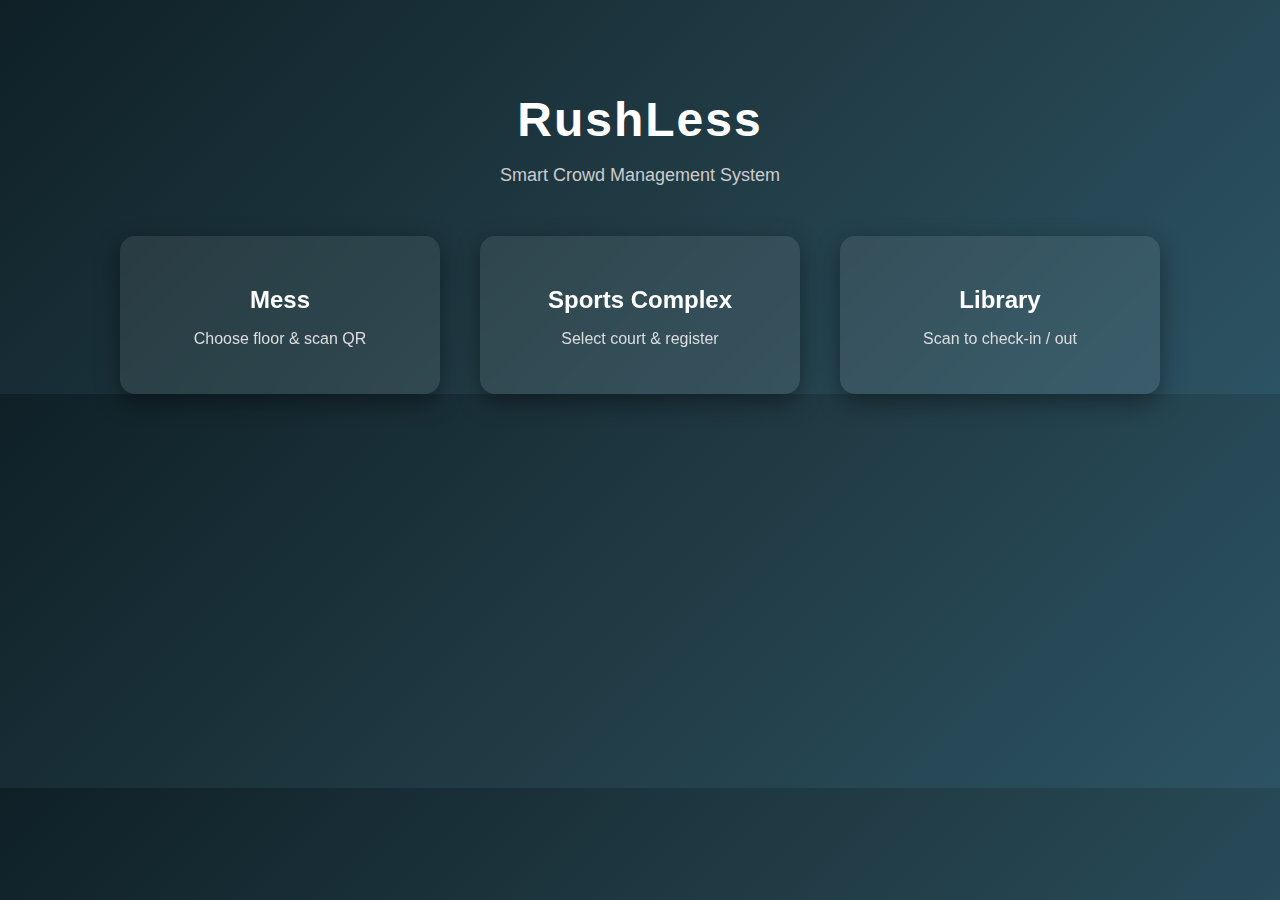
<file: index.html>
<!DOCTYPE html>
<html>
<head>
    <title>RushLess - IITJ</title>
    <meta name="viewport" content="width=device-width, initial-scale=1.0">
    <link rel="stylesheet" href="stlye.css">
</head>
<body>

<div class="main">

    <div class="header">
        <h1>RushLess</h1>
        <p>Smart Crowd Management System</p>
    </div>

    <div class="cards">

        <div class="card" onclick="goTo('mess.html')">
            <h2>Mess</h2>
            <p>Choose floor & scan QR</p>
        </div>

        <div class="card" onclick="goTo('sports.html')">
            <h2>Sports Complex</h2>
            <p>Select court & register</p>
        </div>

        <div class="card" onclick="goTo('library.html')">
            <h2>Library</h2>
            <p>Scan to check-in / out</p>
        </div>

    </div>

</div>

<script src="script.js"></script>
</body>
</html>
</file>
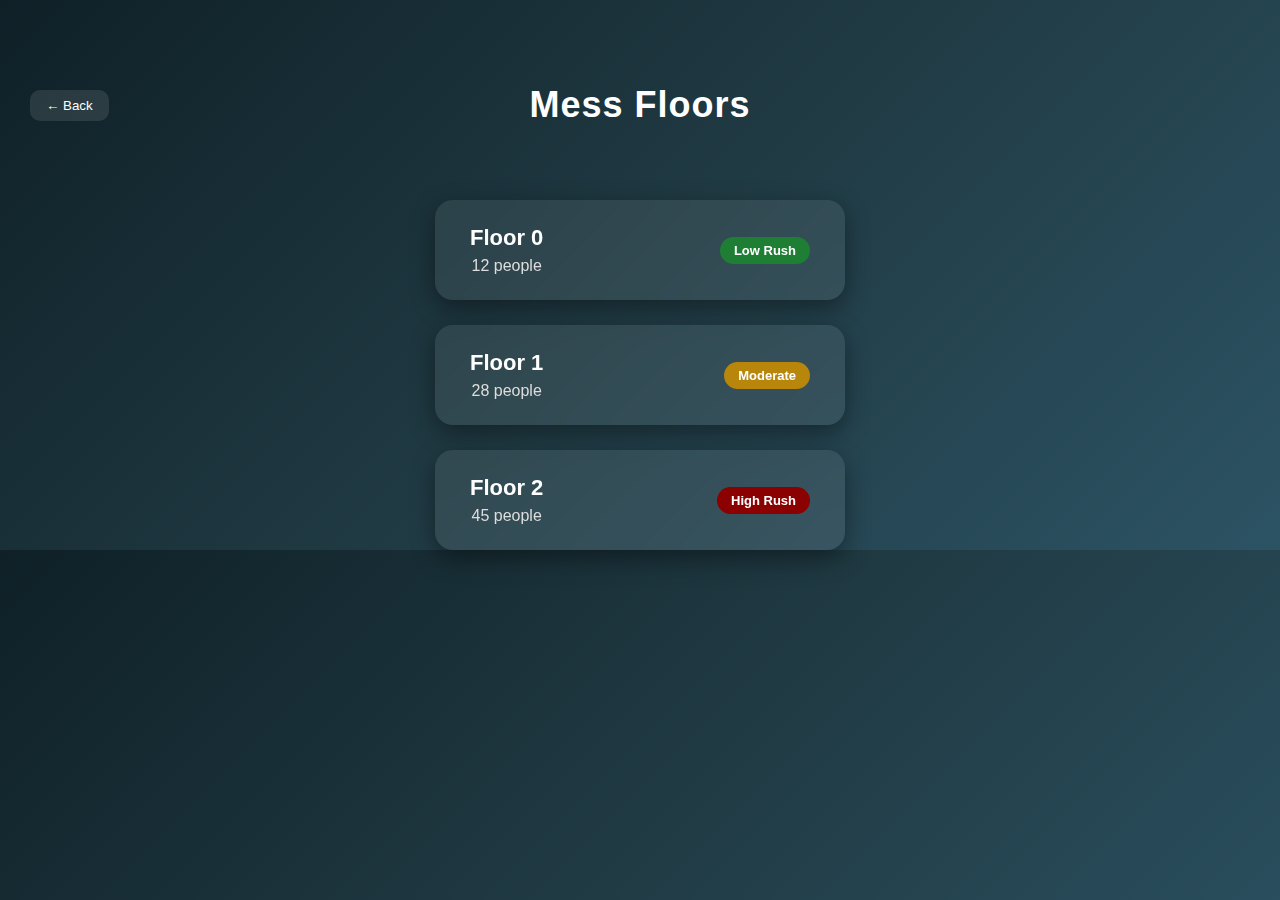
<file: mess.html>
<!DOCTYPE html>
<html>
<head>
    <title>Mess - RushLess</title>
    <meta name="viewport" content="width=device-width, initial-scale=1.0">
    <link rel="stylesheet" href="style1.css">
</head>
<body>

<div class="main">

    <div class="topbar">
        <button onclick="goBack()">← Back</button>
        <h1>Mess Floors</h1>
    </div>

    <div class="cards">

        <div class="floor-card" onclick="selectFloor('floor0')">
            <div class="floor-info">
                <h2>Floor 0</h2>
                <p><span id="floor0-count">12</span> people</p>
            </div>
            <div id="floor0-status" class="status"></div>
        </div>

        <div class="floor-card" onclick="selectFloor('floor1')">
            <div class="floor-info">
                <h2>Floor 1</h2>
                <p><span id="floor1-count">28</span> people</p>
            </div>
            <div id="floor1-status" class="status"></div>
        </div>

        <div class="floor-card" onclick="selectFloor('floor2')">
            <div class="floor-info">
                <h2>Floor 2</h2>
                <p><span id="floor2-count">45</span> people</p>
            </div>
            <div id="floor2-status" class="status"></div>
        </div>

    

    </div>

</div>

<script src="script1.js"></script>
<script>
    updateRushStatus();
</script>

</body>
</html>
</file>
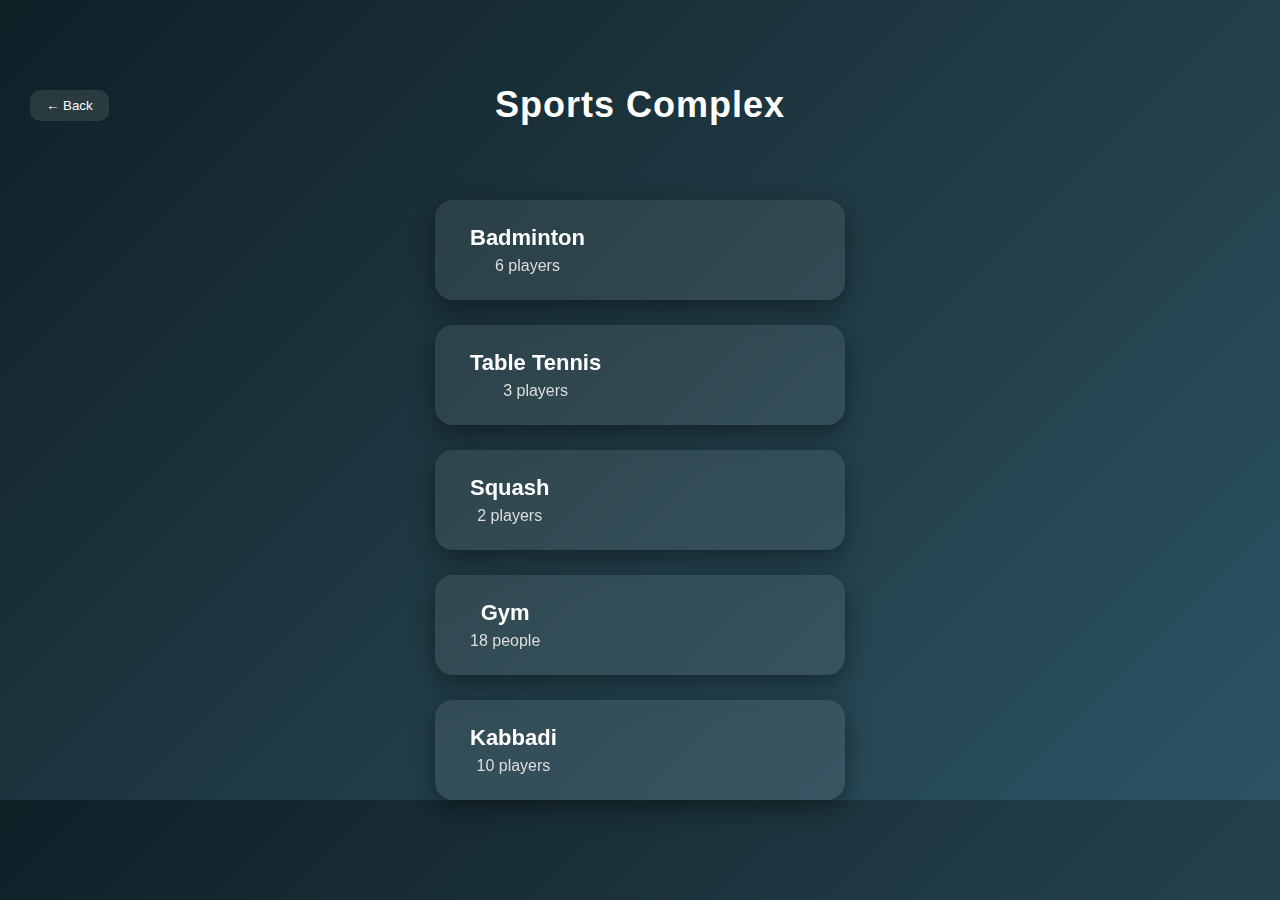
<file: sports.html>
<!DOCTYPE html>
<html>
<head>
    <title>Sports Complex - RushLess</title>
    <meta name="viewport" content="width=device-width, initial-scale=1.0">
    <link rel="stylesheet" href="style1.css">
</head>
<body>

<div class="main">

    <div class="topbar">
        <button onclick="goBack()">← Back</button>
        <h1>Sports Complex</h1>
    </div>

    <div class="cards">

        <div class="floor-card" onclick="selectSport('badminton')">
            <div class="floor-info">
                <h2>Badminton</h2>
                <p><span id="badminton-count">6</span> players</p>
            </div>
            <div id="badminton-status" class="status"></div>
        </div>

        <div class="floor-card" onclick="selectSport('tabletennis')">
            <div class="floor-info">
                <h2>Table Tennis</h2>
                <p><span id="tabletennis-count">3</span> players</p>
            </div>
            <div id="tabletennis-status" class="status"></div>
        </div>

        <div class="floor-card" onclick="selectSport('squash')">
            <div class="floor-info">
                <h2>Squash</h2>
                <p><span id="squash-count">2</span> players</p>
            </div>
            <div id="squash-status" class="status"></div>
        </div>

        <div class="floor-card" onclick="selectSport('gym')">
            <div class="floor-info">
                <h2>Gym</h2>
                <p><span id="gym-count">18</span> people</p>
            </div>
            <div id="gym-status" class="status"></div>
        </div>

        <div class="floor-card" onclick="selectSport('kabbadi')">
            <div class="floor-info">
                <h2>Kabbadi</h2>
                <p><span id="kabbadi-count">10</span> players</p>
            </div>
            <div id="kabbadi-status" class="status"></div>
        </div>

    </div>

</div>

<script src="script.js"></script>
<script>
    updateSportsRush();
</script>

</body>
</html>
</file>
<file: stlye.css>
body {
    margin: 0;
    font-family: 'Segoe UI', sans-serif;
    background: linear-gradient(135deg, #0f2027, #203a43, #2c5364);
    color: white;
}

.main {
    text-align: center;
    padding-top: 60px;
}

.header h1 {
    font-size: 48px;
    margin-bottom: 10px;
    letter-spacing: 2px;
}

.header p {
    font-size: 18px;
    color: #ccc;
    margin-bottom: 50px;
}

.cards {
    display: flex;
    justify-content: center;
    gap: 40px;
    flex-wrap: wrap;
}

.card {
    background: rgba(255, 255, 255, 0.08);
    backdrop-filter: blur(10px);
    padding: 30px;
    width: 260px;
    border-radius: 15px;
    cursor: pointer;
    transition: 0.3s ease;
    box-shadow: 0 8px 25px rgba(0, 0, 0, 0.4);
}

.card:hover {
    transform: translateY(-10px);
    background: rgba(255, 255, 255, 0.15);
}

.card h2 {
    margin-bottom: 10px;
    font-size: 24px;
}

.card p {
    color: #ddd;
}
</file>
<file: style1.css>
/* Same Theme as style.css */

body {
    margin: 0;
    font-family: 'Segoe UI', sans-serif;
    background: linear-gradient(135deg, #0f2027, #203a43, #2c5364);
    color: white;
}

/* Main container */
.main {
    text-align: center;
    padding-top: 60px;
}

/* Top bar */
.topbar {
    display: flex;
    align-items: center;
    justify-content: center;
    margin-bottom: 50px;
    position: relative;
}

.topbar h1 {
    font-size: 36px;
    letter-spacing: 1px;
}

.topbar button {
    position: absolute;
    left: 30px;
    padding: 8px 16px;
    border: none;
    border-radius: 10px;
    background: rgba(255, 255, 255, 0.1);
    color: white;
    cursor: pointer;
    transition: 0.3s;
}

.topbar button:hover {
    background: rgba(255, 255, 255, 0.2);
}

/* Cards container */
.cards {
    display: flex;
    flex-direction: column;
    align-items: center;
    gap: 25px;   /* 🔥 This adds space between floors */
}

/* Floor Card */
.floor-card {
    background: rgba(255, 255, 255, 0.08);
    backdrop-filter: blur(10px);
    padding: 25px 35px;
    width: 340px;
    border-radius: 18px;
    cursor: pointer;
    transition: 0.3s ease;
    box-shadow: 0 8px 25px rgba(0, 0, 0, 0.4);
    display: flex;
    justify-content: space-between;
    align-items: center;
}

.floor-card:hover {
    transform: translateY(-6px);
    background: rgba(255, 255, 255, 0.15);
}

/* Floor Info */
.floor-info h2 {
    margin: 0;
    font-size: 22px;
}

.floor-info p {
    margin: 6px 0 0;
    color: #ddd;
}

/* Rush Status */
.status {
    padding: 6px 14px;
    border-radius: 20px;
    font-size: 13px;
    font-weight: bold;
}

.court-container {
    display: grid;
    grid-template-columns: repeat(auto-fit, minmax(200px, 1fr));
    gap: 20px;
    margin-top: 20px;
}

.court {
    padding: 20px;
    border-radius: 15px;
    cursor: pointer;
    text-align: center;
    transition: 0.3s;
    color: white;
}

.court:hover {
    transform: scale(1.05);
}

/* Status Colors */
.available {
    background-color: #2ecc71; /* Green */
}

.few {
    background-color: #f1c40f; /* Yellow */
    color: black;
}

.full {
    background-color: #e74c3c; /* Red */
}

/* Selected Court */
.selected {
    border: 4px solid white;
}
</file>
